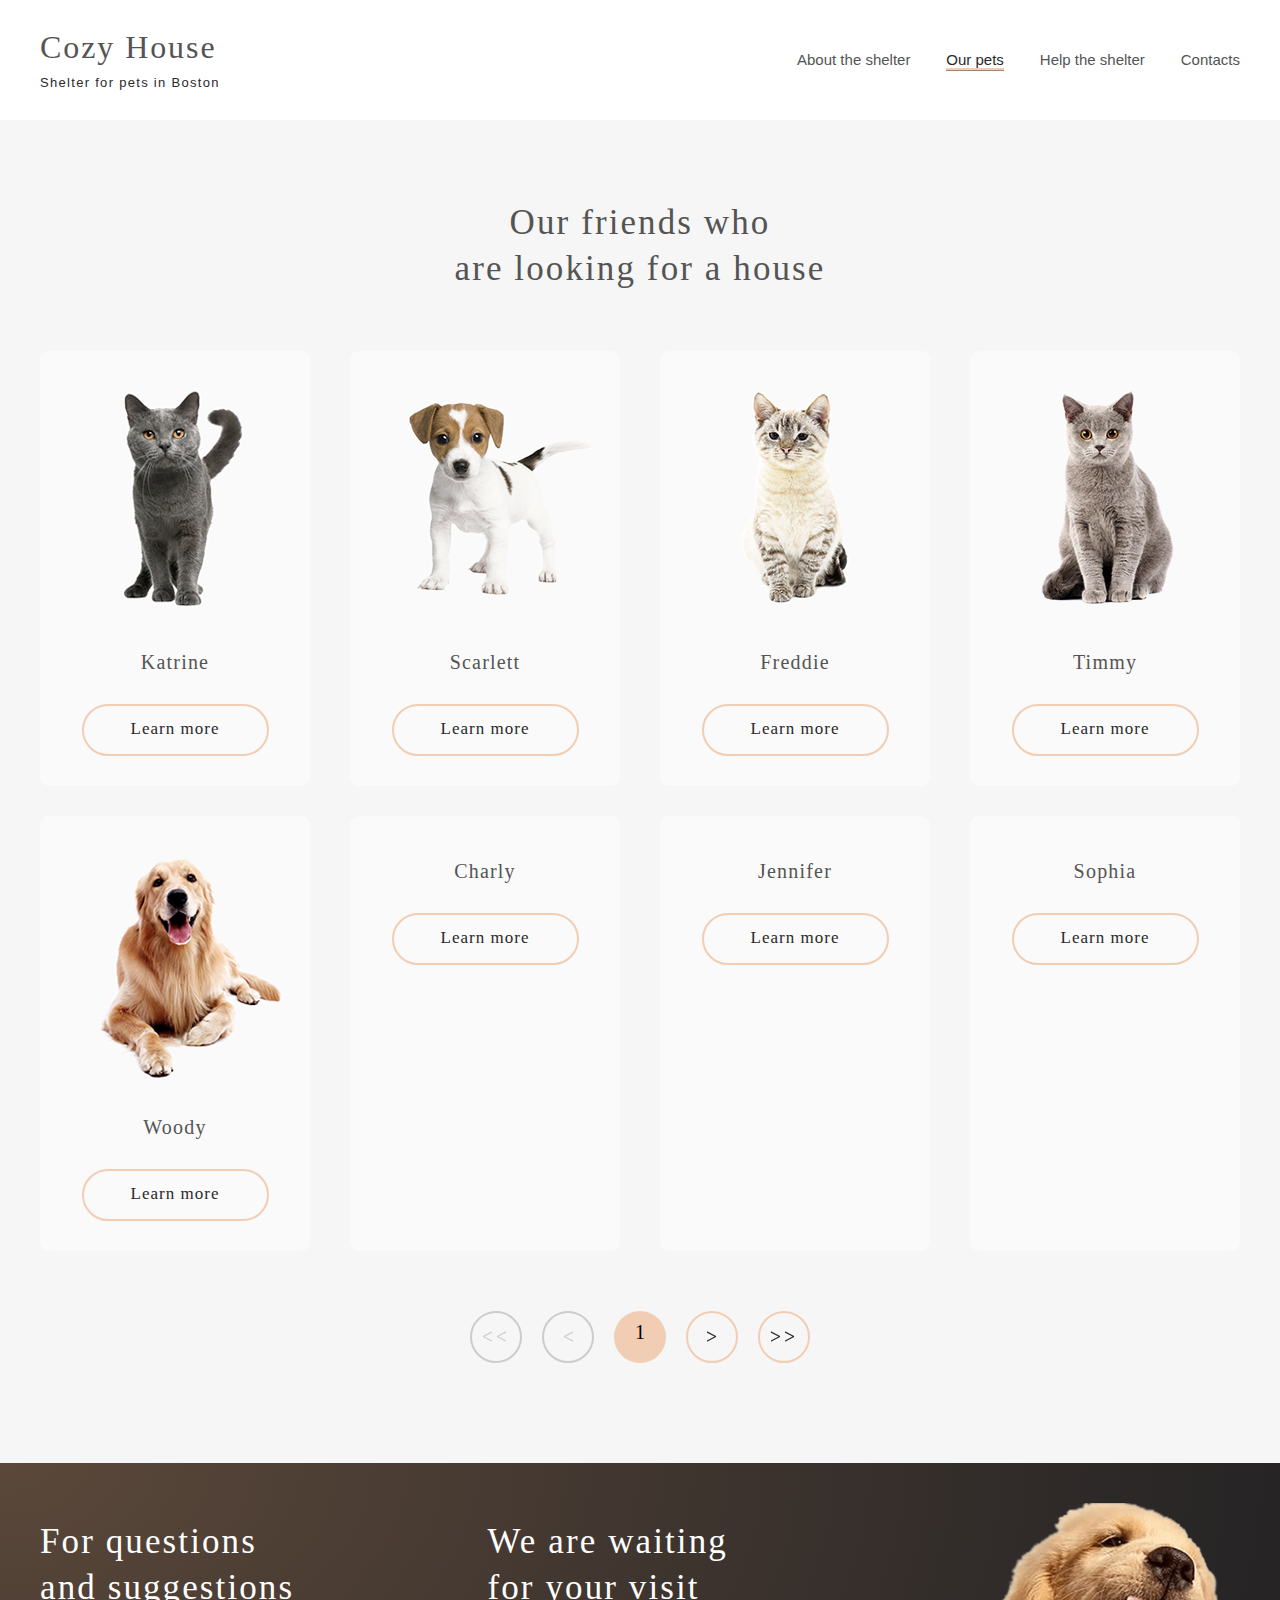
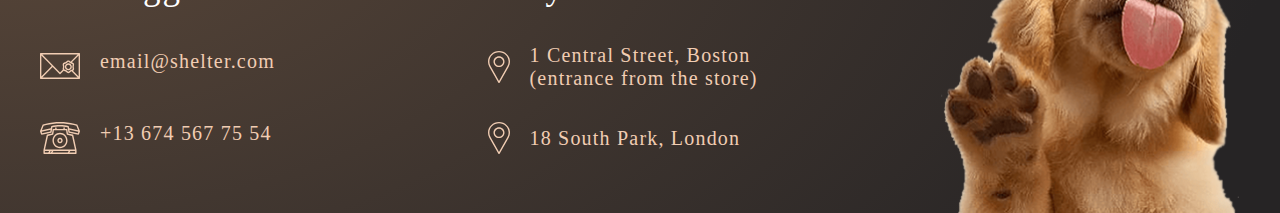
<file: shelter/pages/pets/index.html>
<!DOCTYPE html>
<html lang="en">

<head>
    <meta charset="UTF-8">
    <meta http-equiv="X-UA-Compatible" content="IE=edge">
    <meta name="viewport" content="width=device-width, initial-scale=1.0">
    <link rel="icon" href="../../assets/icons/favicon.ico">
    <link rel="stylesheet" href="style.css">
    <title>pets</title>
</head>

<body>
    <div class="wrapper">
        <form class="pets-overlay-wrapper " id="popup">
        </form>
        <header class="header">
            <div class="header-container container">
                <div class="header__body">
                    <div class="header__logo">

                        <h1 class="header-logo__title"><a href="../../pages/main/index.html"
                                class="logo-title_link">Cozy House</a></h1>

                        <div class="header-logo__subtitle">Shelter for pets in Boston</div>
                    </div>
                    <div class="menu__icon">
                        <span></span>
                    </div>
                    <div class="header__menu">
                        <div class="burger__logo">
                            <h1 class="burger-logo__title"><a href="../../pages/main/index.html"
                                class="burger-logo-title_link">Cozy House</a></h1>
                            <div class="burger-logo__subtitle">Shelter for pets in Boston</div>
                        </div>
                        <ul class="header-menu__list">
                            <li class="header-menu__items"><a href="../../pages/main/index.html"
                                    class="header-menu__items-link">About the
                                    shelter</a></li>
                            <li class="header-menu__items"><a href="#ourFriends"
                                    class="header-menu__items-link active-pets">Our
                                    pets</a></li>
                            <li class="header-menu__items"><a href="../../pages/main/index.html#help"
                                    class="header-menu__items-link ">Help the
                                    shelter</a></li>
                            <li class="header-menu__items"><a  data-goto = ".footer" href="#contacts"
                                    class="header-menu__items-link ">Contacts</a></li>
                        </ul>
                    </div>
                </div>
            </div>
        </header>
        <main class="main">
            <div class="friends-container container">
                <div class="friends-body">
                    <div class="friends-title">Our friends who<br>
                        are looking for a house</div>
                    <div class="friends-slider">
                        <div class="friends-slider-body">
                        </div>
                    </div>
                    <div class="friends-slider-button">
                        <div class="circle-button big-left-button active-button"><img
                                class="pets-big-button big-left-img" src="../../assets/images/svg/bigLeft.svg"
                                alt="button"></div>
                        <div class="circle-button left-button active-button"><img class="pets-button left-img"
                                src="../../assets/images/svg/left.svg" alt="button"></div>
                        <div class="circle-button first-page-button"></div>
                        <div class="circle-button right-button active-button"><img class="pets-button right-img"
                                src="../../assets/images/svg/right.svg" alt="button"></div>
                        <div class="circle-button big-right-button active-button"><img
                                class="pets-big-button big-right-img" src="../../assets/images/svg/bigRight.svg"
                                alt="button"></div>
                    </div>
                </div>
            </div>
        </main>
        <footer id="contacts" class="footer">
            <div class="footer-container container">
                <div class="footer-body">
                    <div class="footer-questions-column">
                        <div class="question-column-title column-title">For questions and suggestions</div>
                        <div class="question-column-email">
                            <div class="column-email-image"><a href="mailto:email@shelter.com"
                                class="text__email"><img class="contacts-image"
                                                         src="../../assets/images/svg/iconEmail.svg" alt="email"></a>
                            </div>
                            <div class="column-email-address"><a href="mailto:email@shelter.com"
                                    class="text__email">email@shelter.com</a></div>
                        </div>
                        <div class="question-column-phone">


                            <div class="column-phone-image"><a href="tel:+13 674 567 75 54" class="text__phone"><img class="contacts-image"
                                                                                                                     src="../../assets/images/svg/iconPhone.svg" ; alt="Phone"></a></div>
                            <div class="column-phone-number"><a href="tel:+13 674 567 75 54" class="text__phone">+13 674 567
                                    75 54</a></div>
                        </div>
                    </div>
                    <div class="footer-visit-column">
                        <div class="visit-column-title column-title">We are waiting for your visit</div>
                        <div class="column-first-address">
                            <div class="column-address-image"><a class="column-address-link"

                                    href="https://goo.gl/maps/UhR1PbD5krKX2L3o8" target="blank"><img
                                        class="address-image" src="../../assets/images/svg/icon-marker.svg"
                                        alt="marker"></a>

                                    

                            </div>
                            <div class="column-address-text"><a class="column-address-link"
                                    href="https://goo.gl/maps/UhR1PbD5krKX2L3o8" target="blank">1 Central Street,
                                    Boston<br> (entrance from the store)</a>
                            </div>
                        </div>
                        <div class="column-second-address">
                            <div class="column-address-image"><a class="column-address-link"

                                    href="https://goo.gl/maps/U1WmSpSA5SdmiHL27" target="blank"><img
                                        class="address-image" src="../../assets/images/svg/icon-marker.svg"
                                        alt="marker"></a>

                                    

                            </div>
                            <div class="column-address-text"><a class="column-address-link"
                                    href="https://goo.gl/maps/U1WmSpSA5SdmiHL27" target="blank">18 South Park, London
                                </a></div>
                        </div>
                    </div>
                    <div class="footer-image-column">
                        <div class="footer-dog"><img src="../../assets/images/png/footer-puppy.png" alt="puppy"></div>

                    </div>
                </div>
            </div>
        </footer>
    </div>
    <script src="script.js"></script>
</body>

</html>
</file>
<file: shelter/pages/pets/style.css>
/*Обнуление*/
* {
  padding: 0;
  margin: 0;
  border: 0;
}

*,
*:before,
*:after {
  -moz-box-sizing: border-box;
  -webkit-box-sizing: border-box;
  box-sizing: border-box;
}

:focus,
:active {
  outline: none;
}

a:focus,
a:active {
  outline: none;
}

nav,
footer,
header,
aside {
  display: block;
}

html,
body {
  height: 100%;
  width: 100%;
  font-size: 100%;
  line-height: 1;
  font-size: 14px;
  -ms-text-size-adjust: 100%;
  -moz-text-size-adjust: 100%;
  -webkit-text-size-adjust: 100%;
}

input,
button,
textarea {
  font-family: inherit;
}

input::-ms-clear {
  display: none;
}

button {
  cursor: pointer;
}

button::-moz-focus-inner {
  padding: 0;
  border: 0;
}

a,
a:visited {
  text-decoration: none;
}

a:hover {
  text-decoration: none;
}

ul li {
  list-style: none;
}

img {
  vertical-align: top;
}

h1,
h2,
h3,
h4,
h5,
h6 {
  font-size: inherit;
  font-weight: 400;
}

body {
  height: 100%;
  line-height: 1;
  font-family: Montserrat;
  font-weight: 500;
  background: #fafafa;
}

/*Конец обнуления*/
.wrapper {
  overflow: hidden;
  min-height: 100%;
  display: flex;
  flex-direction: column;
  position: relative;
}

.header {
  position: fixed;
  z-index: 10;
  width: 100%;
  background: #ffffff;
  max-height: 120px;
}

.header-container {
  padding: 30px 0;
}

.container {
  max-width: 1200px;
  margin: 0 auto;
}

.header__body {
  height: 60px;
  display: flex;
  justify-content: space-between;
}

.header-logo__title {
  margin-bottom: 10px;
}


.logo-title_link{

  font-family: "Georgia";
  font-size: 32px;
  line-height: 110%;
  letter-spacing: 0.06em;
  color: #545454;
}
.menu__icon{
  display: none;
}
.header-logo__subtitle {
  font-family: "Arial";
  font-size: 13px;
  line-height: 15px;
  color: #292929;
  letter-spacing: 0.1em;
}
.burger__logo {
  display: none;
}

.header-menu__list {
  width: 443px;
  display: flex;
  height: 100%;
  align-items: center;
  justify-content: space-between;
}

.header-menu__items-link {
  color: #545454;
  font-family: "Arial";
  font-size: 15px;
  line-height: 160%;
}
.header-menu__items-link:hover{
  color: #292929;
}
.header-menu__items-link:active,
.active-pets {
  color: #292929;
  border-bottom: ridge #f1cdb3;
}
.header-inactive_link {
  cursor: default;
}
.header-inactive_link:hover,
.header-inactive_link:active {
  color: #545454;
  border: none;
}

.main {
  position: relative;
  margin-top: 120px;
  background: #f6f6f6;
}
.friends-container {
  margin-top: 80px;
}

.friends-title {
  font-family: "Georgia";
  font-style: normal;
  font-weight: 400;
  font-size: 35px;
  line-height: 130%;
  text-align: center;
  letter-spacing: 0.06em;
  color: #545454;
}
.friends-slider {
  margin-top: 60px;
  margin-bottom: 60px;
}
.friends-slider-body {
  display: flex;
  justify-content: space-between;
  flex-wrap: wrap;
}

.slider-image_container {
  width: 270px;
  height: 435px;
  background: #fafafa;
  border-radius: 9px;
}
.slider-image_container:nth-child(-n + 3) {
  margin-bottom: 30px;
}
.slider-image_container:hover {
  cursor: pointer;
  box-shadow: 0px 2px 35px 14px rgba(13, 13, 13, 0.04);
  background: #ffffff;
}
.slider-image_container:hover .know-slider__button {
  background: #fddcc4;
  transition: all 0.4s ease 0s;
  cursor: pointer;
}
.slider-name {
  font-family: "Georgia";
  font-style: normal;
  font-weight: 400;
  font-size: 20px;
  line-height: 23px;
  padding: 30px 0;
  text-align: center;
  letter-spacing: 0.06em;

  color: #545454;
}

.know-slider__button {
  display: block;
  margin: 0 auto;
  text-align: center;
  font-family: "Georgia";
  font-size: 17px;
  line-height: 130%;
  letter-spacing: 0.06em;
  color: #292929;
  border: 2px solid #f1cdb3;
  box-sizing: border-box;
  border-radius: 100px;
  padding: 12px 0;
  width: 187px;
  height: 52px;
}

.know-button {
  display: block;
  font-family: "Georgia";
  font-style: normal;
  font-weight: 400;
  font-size: 17px;
  line-height: 130%;
  letter-spacing: 0.06em;
  color: #292929;
  width: 261px;
  height: 52px;
  background: #f1cdb3;
  border-radius: 100px;
  text-align: center;
  padding-top: 15px;
  margin: 0 auto;
}
.know-button:hover {
  background: #fddcc4;
  transition: all 0.4s ease 0s;
}

.friends-slider-button {
  display: flex;
  justify-content: space-between;
  max-width: 340px;
  margin: 0 auto 100px auto;
}

.pets-button {
  padding: 18px 19px;
}
.pets-big-button {
  padding: 18px 10px;
}

.circle-button {
  width: 52px;
  height: 52px;
  border-radius: 100px;
}

.first-page-button {
  font-family: "Georgia";
  font-size: 20px;
  line-height: 115%;
  text-align: center;
  padding-top: 10px;
  background: #f1cdb3;
}

.active-button {
  border: 2px solid #f1cdb3;
  box-sizing: border-box;
  border-radius: 100px;
}
.active-button:hover {
  cursor: pointer;
  background: #fddcc4;
  transition: all 0.4s ease 0s;
}
.inactive {
  border: 2px solid #cdcdcd;
  box-sizing: border-box;
  border-radius: 100px;
}
.inactive:hover {
  cursor: default;
  background: none;
}
.footer {
  background: radial-gradient(100% 215.42% at 0% 0%, #5b483a 0%, #262425 100%),
    linear-gradient(0deg, #211f20, #211f20);
}

.footer-body {
  padding-top: 40px;
  display: flex;
  justify-content: space-between;
}
.footer-questions-column,
.footer-visit-column {
  padding-top: 16px;
}
.footer-visit-column {
  margin-left: -5px;
}

.column-title {
  font-family: "Georgia";
  font-style: normal;
  font-weight: 400;
  font-size: 35px;
  line-height: 130%;
  letter-spacing: 0.06em;
  color: #ffffff;
  max-width: 280px;
}
.question-column-email {
  display: flex;
  margin: 40px 0;
}

.column-email-address,
.column-phone-number {
  padding-left: 20px;
}
.text__email,
.text__phone {
  font-family: "Georgia";
  font-style: normal;
  font-weight: 400;
  font-size: 20px;
  line-height: 115%;
  letter-spacing: 0.06em;
  color: #f1cdb3;
}
.question-column-phone {
  display: flex;
}
.column-first-address {
  display: flex;
  align-items: center;
  margin: 34px 0 32px 0;
}
.column-address-text {
  padding-left: 20px;
}
.column-address-link {
  font-family: "Georgia";
  font-size: 20px;
  line-height: 115%;
  letter-spacing: 0.06em;
  color: #f1cdb3;
}
.column-second-address {
  display: flex;
  align-items: center;
}

.pets-overlay-wrapper {
  display: none;
}
.pets-overlay-wrapper:hover {
  cursor: pointer;
}
.pets-overlay-wrapper._active {
  display: block;
  width: 100%;
  height: 100vh;
  position: fixed;
  top: 0;
  bottom: 0;
  z-index: 50;
  background-color: rgba(41, 41, 41, 0.6);
}
.pets-page-container {
  margin: 30% auto;
  width: 952px;
  height: 552px;
  position: relative;
}
body._active{
  height: 100%;
overflow: hidden;
}
.close-popup {
  display: flex;
  right: 0;
  position: absolute;
  width: 52px;
  height: 52px;
  border: 2px solid #f1cdb3;
  box-sizing: border-box;
  border-radius: 100px;
  cursor: pointer;
}
.close-popup:hover {
  background: #fddcc4;
  transition: all 0.4s ease 0s;
}
.close {
  padding: 17px;
}

.pets-overlay-page {
  position: absolute;
  bottom: 0;
  border-radius: 9px;
  height: 500px;
  width: 900px;
  background: #fafafa;
  display: flex;
  z-index: 150;
  cursor: default;
}
.pets-overlay-image {
  width: 500px;
  height: 500px;
}
.overlay-image {
  width: 100%;
  height: auto;
}
.pets-overlay-text {
  margin: 50px 20px 88px 29px;
  font-family: "Georgia";
  color: #000000;
}
.pets-overlay-title {
  font-size: 35px;
  line-height: 130%;
  letter-spacing: 0.06em;
  margin-bottom: 10px;
}
.pets-overlay-subtitle {
  font-size: 20px;
  line-height: 115%;
  letter-spacing: 0.06em;
  margin-bottom: 40px;
}
.pets-overlay-information {
  font-size: 15px;
  line-height: 110%;
  letter-spacing: 0.06em;
  width: 350px;
  margin-bottom: 40px;
}
.extra-list__item {
  margin-bottom: 10px;
  list-style-image: url("../../assets/images/svg/dot.svg");
  list-style-position: inside;
}

@media (max-width: 1279px) and (min-width: 768px) {
  .header {
    min-height: 120px;
  }
  .header-container {
    max-width: 708px;
    padding: 30px 0 60px 0;
  }
  .friends-container {
    margin: 80px 94px 0 94px;
  }
  .friends-body {
    max-width: 580px;
    margin: 0 auto;
  }
  .friends-slider {
    margin-top: 30px;
    margin-bottom: 40px;
  }

  .friends-slider-button {
    margin: 0 auto 76px auto;
  }

  .footer-container {
    margin: 0 auto;
    max-width: 708px;
  }
  .footer-body {
    padding-top: 27px;
    flex-wrap: wrap;
    margin: 0 auto;
  }
  .footer-questions-column {
    margin-left: 36px;
    padding-top: 5px;
  }
  .footer-visit-column {
    padding-top: 5px;
    margin-right: 38px;
  }
  .column-first-address {
    margin: 30px 0 34px 0;
  }
  .footer-questions-column,
  .footer-visit-column {
    margin-bottom: 63px;
  }
  .footer-image-column {
    margin: 0 auto;
  }

  .pets-page-container {
    width: 682px;
    height: 402px;
  }

  .pets-overlay-page {
    height: 350px;
    width: 630px;
  }
  .pets-overlay-image {
    width: 350px;
    height: 350px;
  }

  .pets-overlay-text {
    margin: 10px 9px 37px 11px;
  }

  .pets-overlay-subtitle {
    margin-bottom: 20px;
  }
  .pets-overlay-information {
    font-size: 13px;
    width: 260px;
    margin-bottom: 20px;
  }
  .extra-list__item {
    font-size: 15px;
    margin-bottom: 6px;
  }
}

@media (max-width: 767px) and (min-width: 320px) {
  body._lock {
    overflow: hidden;
    background: rgba(41, 41, 41, 0.6);
  }
  .header-container {
    width: 100%;
    padding: 30px 0 60px 0;
    margin: 0 0 0 10px;
  }
  .header._lock,
  .main._lock,
  .footer._lock {
    background: rgba(41, 41, 41, 0.6);
  }
  .header__logo._lock {
    display: none;
  }

  .header-menu__list._active .header-menu__items-link:hover {
    color: #fafafa;
  }

  .header-logo__subtitle {
    text-align: center;
  }
  .burger__logo {
    display: block;
    margin: 30px 0 0 10px;
    width: 186px;
  }
  .burger-logo-title_link {
    font-family: "Georgia";
    font-size: 32px;
    line-height: 110%;
    letter-spacing: 0.06em;
    color: #f1cdb3;
    margin-bottom: 10px;
  }
  .burger-logo__subtitle {
    text-align: center;
    font-family: "Arial";
    font-size: 13px;
    line-height: 15px;
    letter-spacing: 0.1em;
    color: #ffffff;
  }
  .header__menu {
    position: fixed;
    top: 0;
    right: -100%;
    width: 320px;
    height: 823px;

    background-color: #292929;
    transition: right 1.5s ease 0s;
    overflow: auto;
  }
  .header__menu._active {
    right: 0;
  }
  .header-menu__list {
    flex-direction: column;
    justify-content: start;
    width: 243px;
    margin: 158px auto 0 auto;
  }
  .header-menu__items-link {
    font-size: 32px;
    line-height: 160%;
    color: #cdcdcd;
  }
  .active-pets {
    padding-bottom: 7px;
    color: #fafafa;
  }
  .header-menu__items:nth-child(2) {
    margin: 43px 0;
  }
  .header-menu__items:nth-child(3) {
    margin-bottom: 40px;
  }
  .header-menu__list._active .header-inactive_link:hover,
  .header-menu__list._active .header-inactive_link:active {
    cursor: default;
    border: none;
    color: #cdcdcd;
  }

  .menu__icon {
    display: block;
    position: absolute;
    min-width: 30px;
    height: 24px;
    cursor: pointer;
    margin-top: 18px;
    right: 58px;
    z-index: 5;
  }
  .menu__icon span,
  .menu__icon::before,
  .menu__icon::after {
    left: 0;
    position: absolute;
    width: 30px;
    height: 2px;
    transition: all 0.3s ease 0s;
    background-color: #f1cdb3;
  }
  .menu__icon::before,
  .menu__icon::after {
    content: "";
  }
  .menu__icon::before {
    top: 0;
  }
  .menu__icon::after {
    bottom: 0;
  }
  .menu__icon span {
    top: 50%;
    transform: scale(1) translate((0px, -50%));
  }
  .menu__icon._active {
    width: 26px;
    height: 30px;
  }

  .menu__icon._active::before {
    left: -21%;
    top: 35%;
    transform: rotate(90deg);
  }
  .menu__icon._active span {
    top: 35%;
    left: 12%;
    transform: rotate(90deg);
  }
  .menu__icon._active::after {
    left: 45%;
    top: 35%;
    transform: rotate(90deg);
  }

  .header__menu._active .wrapper {
    background-color: black;
  }

  .friends-container {
    margin-top: 42px;
  }
  .friends-title {
    font-size: 25px;
    line-height: 130%;
  }
  .friends-slider {
    margin: 42px 0;
  }
  .slider-image_container:nth-child(3) {
    margin-bottom: 0;
  }
  .friends-slider-body {
    margin: 0 auto;
    max-width: 270px;
  }
  .friends-slider-button {
    max-width: 300px;
    margin: 0 auto 42px auto;
  }

  .footer-body {
    padding-top: 30px;
    max-width: 300px;
    flex-wrap: wrap;
    margin: 0 auto;
  }
  .footer-questions-column {
    padding-top: 0;
  }
  .column-title {
    font-size: 25px;
    text-align: center;
    margin-right: 0;
    margin-left: 10px;
  }

  .question-column-email {
    margin-left: 24px;
  }
  .question-column-phone {
    margin-left: 30px;
  }
  .question-column-email,
  .question-column-phone {
    align-items: center;
  }
  .footer-visit-column {
    padding-top: 40px;
  }
  .column-first-address {
    margin: 38px 0;
  }

  .footer-image-column {
    margin: 40px auto 0 auto;
  }
  .footer-dog img {
    width: 260px;
    height: 269px;
  }

  .pets-page-container {
    margin: 50% auto;
    width: 271px;
    height: 442px;
  }

  .pets-overlay-page {
    height: 390px;
    width: 240px;
  }
  .pets-overlay-image {
    display: none;
  }

  .pets-overlay-text {
    margin: 10px;
    width: 220px;
    text-align: center;
  }

  .pets-overlay-subtitle {
    margin-bottom: 20px;
  }
  .pets-overlay-information {
    font-size: 13px;
    text-align: justify;
    margin-bottom: 24px;
    width: 220px;
  }
  .extra-list__item {
    text-align: left;
    font-size: 15px;
    margin-bottom: 5px;
  }
}
</file>
